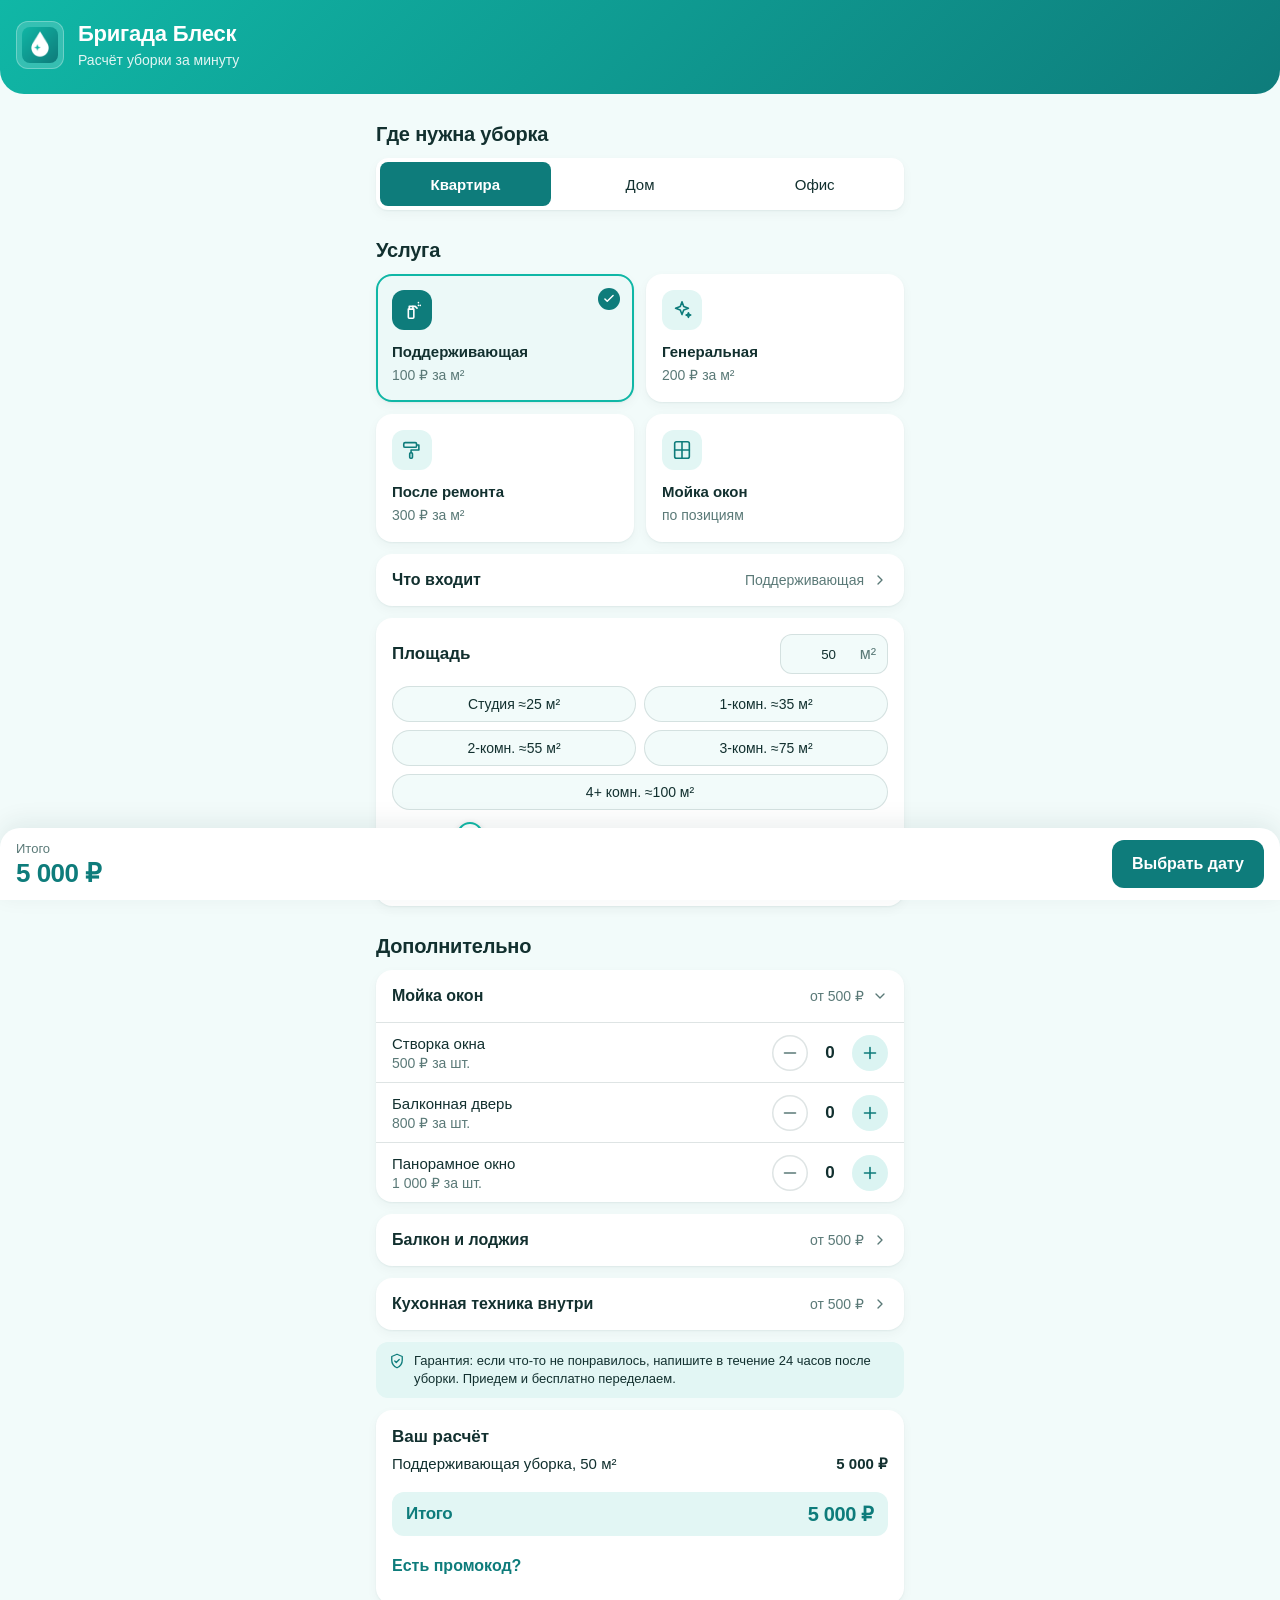
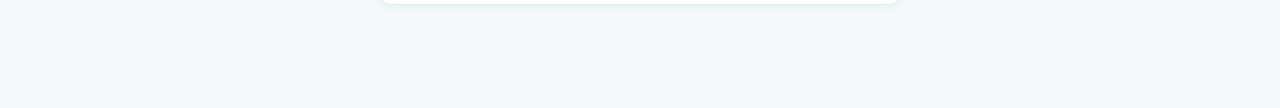
<file: index.html>
<!doctype html>
<html lang="ru">
<head>
  <meta charset="utf-8">
  <meta name="viewport" content="width=device-width, initial-scale=1, viewport-fit=cover">
  <title>Бригада Блеск · расчёт уборки</title>
  <meta name="description" content="Мини-приложение Telegram: расчёт стоимости уборки за минуту. Демо бота записи на услуги.">
  <link rel="icon" href="assets/logo.png">
  <link rel="stylesheet" href="styles.css">
  <script src="https://telegram.org/js/telegram-web-app.js"></script>
</head>
<body>
  <header class="hero">
    <div class="logo-plate"><img src="assets/logo.png" alt=""></div>
    <div>
      <h1 id="bizName">Бригада Блеск</h1>
      <p>Расчёт уборки за минуту</p>
    </div>
  </header>

  <main>
    <h2>Где нужна уборка</h2>
    <div class="segmented" id="rooms"></div>

    <h2>Услуга</h2>
    <div class="services" id="services"></div>
    <details class="about" id="serviceInfo" hidden>
      <summary><span class="title">Что входит</span><span class="svc" id="serviceInfoName"></span><svg class="chev" width="16" height="16" viewBox="0 0 24 24" fill="none" stroke="currentColor" stroke-width="2" stroke-linecap="round" stroke-linejoin="round"><path d="m9 18 6-6-6-6"/></svg></summary>
      <div class="about-body" id="serviceInfoBody"></div>
    </details>

    <section id="areaBlock" class="card">
      <div class="row">
        <h2 class="inline">Площадь</h2>
        <label class="area-input"><input id="areaNum" type="number" inputmode="numeric" min="1" max="2000" value="50" aria-label="Площадь, м²"><span class="unit">м²</span></label>
      </div>
      <div class="chips" id="areaPresets" role="group" aria-label="Примерная площадь" hidden></div>
      <input id="areaRange" type="range" min="10" max="300" step="5" value="50" aria-label="Площадь">
      <div class="range-labels"><span>10</span><span>300+</span></div>
      <p class="muted small" id="areaHint"></p>
    </section>

    <section id="addonsBlock">
      <h2 id="addonsTitle">Дополнительно</h2>
      <div id="addons"></div>
    </section>

    <p class="guarantee" id="guarantee" hidden></p>

    <section class="card" id="summaryCard">
      <div id="breakdown"></div>
      <button class="promo-link" id="promoLink" type="button">Есть промокод?</button>
      <div class="promo-box" id="promoBox" hidden>
        <input id="promo" type="text" maxlength="32" placeholder="Введите промокод" autocomplete="off" aria-label="Промокод">
        <p class="muted small">Скидка появится в чеке, когда бот подтвердит расчёт.</p>
      </div>
    </section>
  </main>

  <footer class="bar">
    <div>
      <div class="muted small">Итого</div>
      <div class="total" id="total">0 ₽</div>
      <div class="muted small" id="minHint" hidden></div>
    </div>
    <button id="fallbackBtn" class="primary" hidden>Выбрать дату</button>
  </footer>

  <script type="module" src="app.js"></script>
</body>
</html>
</file>
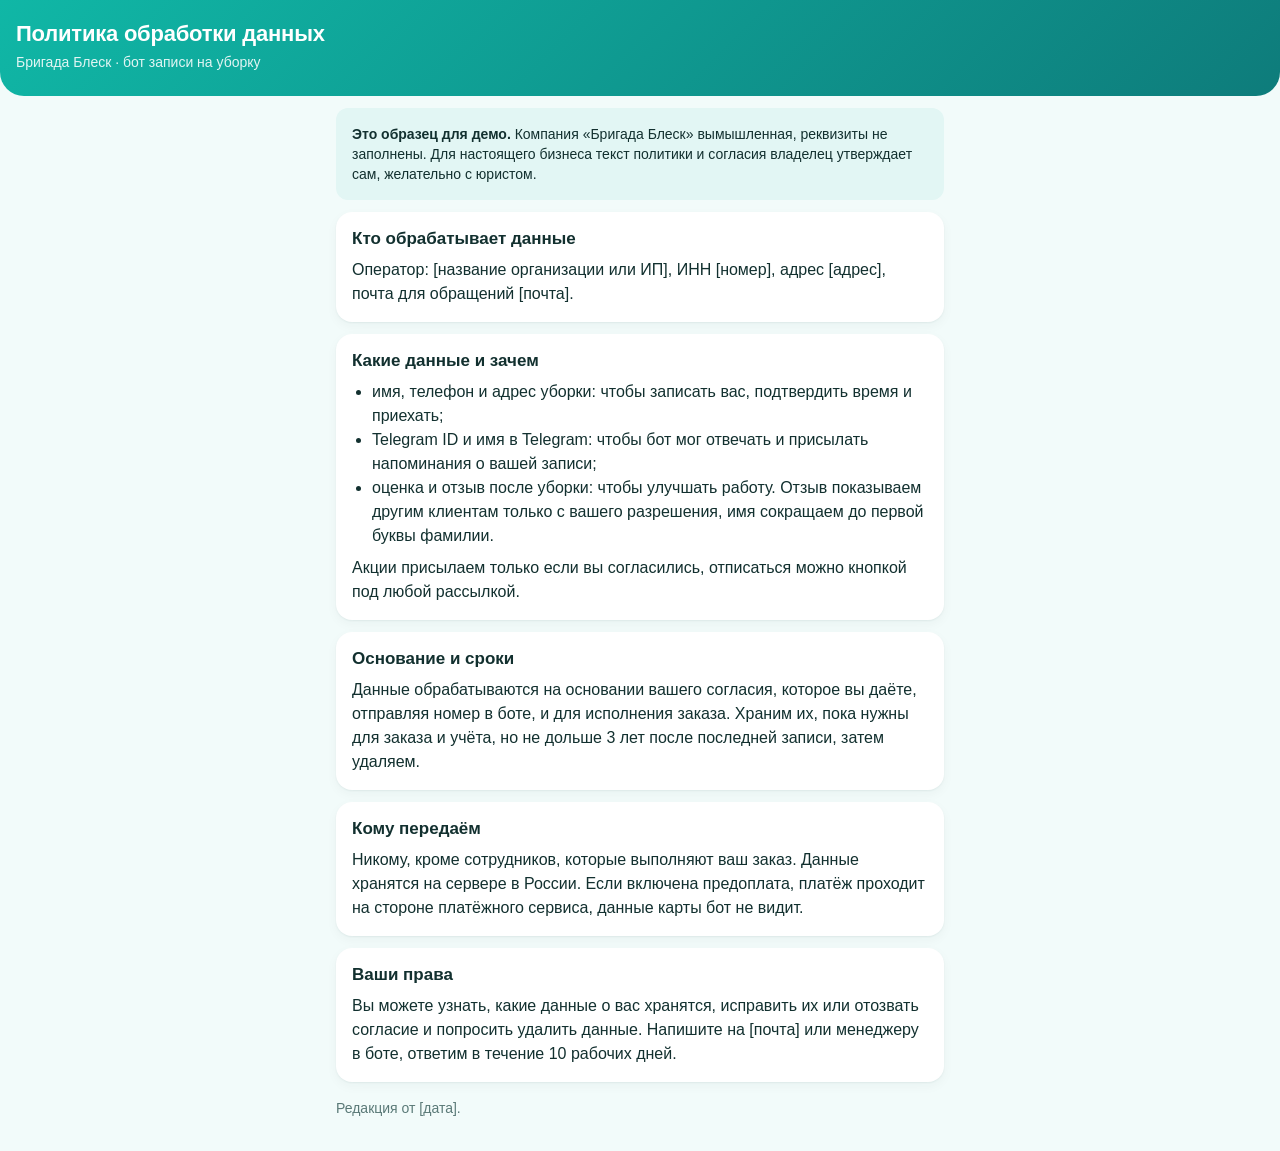
<file: privacy.html>
<!doctype html>
<html lang="ru">
<head>
  <meta charset="utf-8">
  <meta name="viewport" content="width=device-width, initial-scale=1, viewport-fit=cover">
  <title>Политика обработки данных</title>
  <meta name="description" content="Образец политики обработки персональных данных для демо-бота записи «Бригада Блеск». Компания вымышленная.">
  <link rel="icon" href="assets/logo.png">
  <style>
    /* Те же токены, что в styles.css мини-приложения, без зависимости от темы Telegram. */
    :root {
      --accent: #10B7A6; --brand-dark: #0E7C7B; --accent-ink: var(--brand-dark);
      --bg: #F2FBFA; --card: #FFFFFF; --text: #12302F; --hint: #5A7977;
      --gutter: 16px; --card-pad: 16px; --gap: 12px; --r-lg: 16px; --r-md: 12px;
      --shadow: 0 1px 2px rgba(18, 48, 47, .06), 0 4px 12px rgba(18, 48, 47, .04);
      color-scheme: light dark;
    }
    @media (prefers-color-scheme: dark) {
      :root:not([data-theme="light"]) {
        --bg: #0F1F1E; --card: #17302E; --text: #E6F4F2; --hint: #93B5B1;
        --accent-ink: color-mix(in srgb, var(--accent) 70%, #fff); --shadow: none;
      }
    }
    * { box-sizing: border-box; }
    html, body { overflow-x: clip; }
    body {
      margin: 0; background: var(--bg); color: var(--text);
      font: 16px/1.5 -apple-system, BlinkMacSystemFont, "SF Pro Text", "Segoe UI", Roboto, "Helvetica Neue", Arial, sans-serif;
      -webkit-font-smoothing: antialiased; padding-bottom: 32px;
    }
    .hero {
      padding: 20px var(--gutter) 24px; color: #fff; border-radius: 0 0 24px 24px;
      background: linear-gradient(135deg, var(--accent), var(--brand-dark));
    }
    .hero h1 { font-size: 22px; line-height: 28px; margin: 0; letter-spacing: -0.01em; }
    .hero p { margin: 4px 0 0; font-size: 14px; line-height: 20px; color: rgba(255, 255, 255, .88); }
    main { padding: 0 var(--gutter); max-width: 640px; margin: 0 auto; }
    .note {
      margin-top: var(--gap); padding: var(--card-pad); border-radius: var(--r-md);
      background: color-mix(in srgb, var(--accent) 12%, var(--card)); font-size: 14px; line-height: 20px;
    }
    .card { background: var(--card); border-radius: var(--r-lg); padding: var(--card-pad); margin-top: var(--gap); box-shadow: var(--shadow); }
    h2 { font-size: 17px; line-height: 22px; margin: 0 0 8px; }
    p, ul { margin: 0 0 8px; }
    p:last-child, ul:last-child { margin-bottom: 0; }
    ul { padding-left: 20px; }
    a { color: var(--accent-ink); }
    .muted { color: var(--hint); font-size: 14px; }
  </style>
</head>
<body>
  <header class="hero">
    <h1>Политика обработки данных</h1>
    <p>Бригада Блеск · бот записи на уборку</p>
  </header>

  <main>
    <div class="note">
      <b>Это образец для демо.</b> Компания «Бригада Блеск» вымышленная, реквизиты не заполнены.
      Для настоящего бизнеса текст политики и согласия владелец утверждает сам, желательно с юристом.
    </div>

    <section class="card">
      <h2>Кто обрабатывает данные</h2>
      <p>Оператор: [название организации или ИП], ИНН [номер], адрес [адрес], почта для обращений [почта].</p>
    </section>

    <section class="card">
      <h2>Какие данные и зачем</h2>
      <ul>
        <li>имя, телефон и адрес уборки: чтобы записать вас, подтвердить время и приехать;</li>
        <li>Telegram ID и имя в Telegram: чтобы бот мог отвечать и присылать напоминания о вашей записи;</li>
        <li>оценка и отзыв после уборки: чтобы улучшать работу. Отзыв показываем другим клиентам только с вашего разрешения, имя сокращаем до первой буквы фамилии.</li>
      </ul>
      <p>Акции присылаем только если вы согласились, отписаться можно кнопкой под любой рассылкой.</p>
    </section>

    <section class="card">
      <h2>Основание и сроки</h2>
      <p>Данные обрабатываются на основании вашего согласия, которое вы даёте, отправляя номер в боте, и для исполнения заказа. Храним их, пока нужны для заказа и учёта, но не дольше 3 лет после последней записи, затем удаляем.</p>
    </section>

    <section class="card">
      <h2>Кому передаём</h2>
      <p>Никому, кроме сотрудников, которые выполняют ваш заказ. Данные хранятся на сервере в России. Если включена предоплата, платёж проходит на стороне платёжного сервиса, данные карты бот не видит.</p>
    </section>

    <section class="card">
      <h2>Ваши права</h2>
      <p>Вы можете узнать, какие данные о вас хранятся, исправить их или отозвать согласие и попросить удалить данные. Напишите на [почта] или менеджеру в боте, ответим в течение 10 рабочих дней.</p>
    </section>

    <p class="muted" style="margin-top: 16px;">Редакция от [дата].</p>
  </main>
</body>
</html>
</file>
<file: styles.css>
/* Бригада Блеск · мини-приложение. Единая система: отступы 4/8, радиусы 8/12/16, цвета из темы Telegram + бренд.
   --accent: светлая бирюза для рамок, ползунка, иконок. --brand-dark: заливка под белым текстом (контраст 5:1).
   --accent-ink: цвет акцентного текста, в тёмной теме светлее, чтобы читался на тёмном фоне. */
:root {
  --accent: #10B7A6;
  --brand-dark: #0E7C7B;
  --accent-ink: var(--brand-dark);
  --bg: var(--tg-theme-bg-color, #F2FBFA);
  --card: var(--tg-theme-secondary-bg-color, #FFFFFF);
  --text: var(--tg-theme-text-color, #12302F);
  --hint: var(--tg-theme-hint-color, #5A7977);
  --line: color-mix(in srgb, var(--hint) 20%, transparent);
  --tint: color-mix(in srgb, var(--accent) 12%, var(--card));

  --gutter: 16px;   /* поля экрана */
  --card-pad: 16px; /* внутри карточек */
  --gap: 12px;      /* между карточками */
  --section: 28px;  /* между секциями */
  --r-lg: 16px; --r-md: 12px; --r-sm: 8px; --r-pill: 999px;
  --shadow: 0 1px 2px rgba(18, 48, 47, .06), 0 4px 12px rgba(18, 48, 47, .04);
  color-scheme: light dark;
}
:root[data-theme=dark] { --accent-ink: color-mix(in srgb, var(--accent) 70%, #fff); --shadow: none; }
:root[data-theme=dark]:not([data-tg]) { --bg: #0F1F1E; --card: #17302E; --text: #E6F4F2; --hint: #93B5B1; }

* { box-sizing: border-box; }
[hidden] { display: none !important; } /* иначе display: flex у чипов и гарантии перебивает hidden */
html, body { overflow-x: clip; }
body {
  margin: 0; background: var(--bg); color: var(--text);
  font: 16px/1.4 -apple-system, BlinkMacSystemFont, "SF Pro Text", "Segoe UI", Roboto, "Helvetica Neue", Arial, sans-serif;
  -webkit-font-smoothing: antialiased;
  padding-bottom: calc(104px + env(safe-area-inset-bottom));
}
:root[data-tg] body { padding-bottom: 24px; }
main { padding: 0 var(--gutter); max-width: 560px; margin: 0 auto; }
button { font: inherit; cursor: pointer; -webkit-tap-highlight-color: transparent; }
svg { display: block; }

/* ---------- шапка ---------- */
.hero {
  display: flex; gap: 14px; align-items: center; padding: 20px var(--gutter) 24px;
  background: linear-gradient(135deg, var(--accent), var(--brand-dark)); color: #fff;
  border-radius: 0 0 24px 24px;
}
.hero h1 { font-size: 22px; line-height: 28px; font-weight: 700; letter-spacing: -0.01em; margin: 0; }
.hero p { margin: 2px 0 0; font-size: 14px; line-height: 20px; color: rgba(255, 255, 255, .88); }
.logo-plate {
  width: 48px; height: 48px; padding: 6px; border-radius: var(--r-md); flex: none;
  background: rgba(255, 255, 255, .16); box-shadow: inset 0 0 0 1px rgba(255, 255, 255, .28);
}
.logo-plate img { width: 100%; height: 100%; border-radius: 8px; display: block; }

/* ---------- заголовки и карточки ---------- */
h2 { font-size: 20px; line-height: 24px; font-weight: 700; letter-spacing: -0.01em; margin: var(--section) 0 var(--gap); }
h2.inline { font-size: 17px; line-height: 22px; font-weight: 600; margin: 0; letter-spacing: 0; }
.muted { color: var(--hint); }
.small { font-size: 13px; line-height: 18px; }
.card { background: var(--card); border-radius: var(--r-lg); padding: var(--card-pad); margin-top: var(--gap); box-shadow: var(--shadow); }
:root[data-theme=dark] .card, :root[data-theme=dark] .service, :root[data-theme=dark] details.group, :root[data-theme=dark] .segmented,
:root[data-theme=dark] details.about {
  border: 1px solid var(--line);
}
.row { display: flex; justify-content: space-between; align-items: center; gap: var(--gap); }

/* ---------- помещение ---------- */
.segmented { display: flex; background: var(--card); border-radius: var(--r-md); padding: 4px; gap: 4px; box-shadow: var(--shadow); }
.segmented button {
  flex: 1; min-height: 44px; border: 0; background: transparent; color: var(--text);
  border-radius: var(--r-sm); font-size: 15px; font-weight: 500;
}
.segmented button.on { background: var(--brand-dark); color: #fff; font-weight: 600; }

/* ---------- услуги ---------- */
.services { display: grid; grid-template-columns: repeat(2, minmax(0, 1fr)); gap: var(--gap); }
.service {
  position: relative; text-align: left; border: 2px solid transparent; background: var(--card); color: var(--text);
  border-radius: var(--r-lg); padding: 14px 14px 16px; min-height: 124px; box-shadow: var(--shadow);
  display: flex; flex-direction: column; align-items: flex-start;
}
.service .icon {
  width: 40px; height: 40px; border-radius: var(--r-md); display: grid; place-items: center;
  background: var(--tint); color: var(--accent-ink); margin-bottom: 12px;
}
.service .name { font-weight: 600; font-size: 15px; line-height: 20px; overflow-wrap: anywhere; hyphens: auto; }
.service .price { color: var(--hint); font-size: 14px; line-height: 18px; margin-top: 4px; }
.service.on { border-color: var(--accent); background: color-mix(in srgb, var(--accent) 8%, var(--card)); }
.service.on .icon { background: var(--brand-dark); color: #fff; }
.service .check {
  position: absolute; top: 12px; right: 12px; width: 22px; height: 22px; border-radius: 50%;
  background: var(--brand-dark); color: #fff; display: none; place-items: center;
}
.service.on .check { display: grid; }
@media (max-width: 359px) {
  .service { padding: 12px 10px 14px; min-height: 116px; }
  .service .name { font-size: 14px; }
}

/* ---------- что входит в выбранную услугу ---------- */
details.about { background: var(--card); border-radius: var(--r-lg); margin-top: var(--gap); box-shadow: var(--shadow); overflow: hidden; }
details.about summary {
  list-style: none; min-height: 52px; padding: 0 var(--card-pad); display: flex; align-items: center; gap: 8px;
  font-size: 16px; line-height: 22px; font-weight: 600; cursor: pointer;
}
details.about summary::-webkit-details-marker { display: none; }
details.about summary .title { flex: none; }
details.about summary .svc {
  flex: 1; min-width: 0; color: var(--hint); font-size: 14px; font-weight: 400; text-align: right;
  white-space: nowrap; overflow: hidden; text-overflow: ellipsis;
}
details.about summary .chev { color: var(--hint); flex: none; transition: transform .2s; }
details.about[open] summary .chev { transform: rotate(90deg); }
.about-body { padding: 4px var(--card-pad) var(--card-pad); border-top: 1px solid var(--line); }
.about-body p { margin: 8px 0 0; font-size: 15px; line-height: 20px; overflow-wrap: anywhere; }
.about-body b { display: block; font-size: 13px; line-height: 18px; font-weight: 600; color: var(--hint); margin-bottom: 2px; }
.about-body .duration { display: flex; gap: 8px; align-items: flex-start; color: var(--accent-ink); font-weight: 500; }
.about-body .duration svg { flex: none; margin-top: 1px; }

/* ---------- площадь ---------- */
.area-input { position: relative; display: block; }
.area-input input {
  width: 108px; height: 40px; padding: 0 36px 0 12px; text-align: right; font: 600 17px/1 inherit;
  color: var(--text); background: var(--bg); border: 1px solid var(--line); border-radius: var(--r-md);
}
.area-input .unit { position: absolute; right: 12px; top: 50%; transform: translateY(-50%); color: var(--hint); pointer-events: none; }
input[type=range] {
  -webkit-appearance: none; appearance: none; width: 100%; height: 6px; border-radius: var(--r-pill); margin: 22px 0 8px;
  background: linear-gradient(to right, var(--accent) var(--p, 15%), color-mix(in srgb, var(--hint) 25%, transparent) var(--p, 15%));
}
input[type=range]::-webkit-slider-thumb {
  -webkit-appearance: none; width: 26px; height: 26px; border-radius: 50%; background: #fff;
  border: 2px solid var(--accent); box-shadow: 0 2px 6px rgba(0, 0, 0, .18);
}
input[type=range]::-moz-range-thumb {
  width: 22px; height: 22px; border-radius: 50%; background: #fff; border: 2px solid var(--accent); box-shadow: 0 2px 6px rgba(0, 0, 0, .18);
}
/* Два столбца, как у карточек услуг: на 320 px ничего не вылезает; нечётный последний чип на всю ширину. */
.chips { display: grid; grid-template-columns: repeat(2, minmax(0, 1fr)); gap: 8px; margin-top: var(--gap); }
.chips .chip:last-child:nth-child(odd) { grid-column: 1 / -1; }
.chip {
  position: relative; min-height: 36px; padding: 4px 8px; border-radius: var(--r-pill); min-width: 0; text-align: center;
  border: 1px solid var(--line); background: var(--bg); color: var(--text);
  font-size: 14px; line-height: 18px; font-weight: 500; overflow-wrap: anywhere;
}
.chip::before { content: ""; position: absolute; inset: -4px 0; } /* зона нажатия 44 px по высоте */
.chip.on { background: var(--brand-dark); border-color: var(--brand-dark); color: #fff; font-weight: 600; }
.range-labels { display: flex; justify-content: space-between; color: var(--hint); font-size: 13px; line-height: 18px; }
#areaHint { margin: 8px 0 0; }

/* ---------- дополнительные работы ---------- */
details.group { background: var(--card); border-radius: var(--r-lg); margin-bottom: var(--gap); overflow: hidden; box-shadow: var(--shadow); }
details.group summary {
  list-style: none; min-height: 52px; padding: 0 var(--card-pad); display: flex; align-items: center; gap: 8px;
  font-size: 16px; line-height: 22px; font-weight: 600; cursor: pointer;
}
details.group summary::-webkit-details-marker { display: none; }
details.group summary .title { flex: 1; }
details.group summary .from { color: var(--hint); font-size: 14px; font-weight: 400; }
details.group summary .count {
  color: var(--accent-ink); background: color-mix(in srgb, var(--accent) 14%, transparent);
  font-size: 13px; line-height: 18px; padding: 2px 8px; border-radius: var(--r-pill);
}
details.group summary .chev { color: var(--hint); transition: transform .2s; }
details.group[open] summary .chev { transform: rotate(90deg); }
.item {
  display: flex; align-items: center; justify-content: space-between; gap: var(--gap);
  min-height: 60px; padding: 8px var(--card-pad); border-top: 1px solid var(--line);
}
.item .iname { font-size: 15px; line-height: 20px; }
.item .price { color: var(--hint); font-size: 14px; line-height: 18px; }
.stepper { display: flex; align-items: center; gap: 8px; flex: none; }
.stepper button {
  position: relative; width: 36px; height: 36px; border-radius: 50%; border: 0; display: grid; place-items: center;
  background: color-mix(in srgb, var(--accent) 15%, var(--card)); color: var(--accent-ink);
}
.stepper button::before { content: ""; position: absolute; inset: -4px; }
.stepper button:disabled { background: transparent; box-shadow: inset 0 0 0 1.5px var(--line); color: var(--hint); cursor: default; }
.stepper .n { min-width: 28px; text-align: center; font-weight: 600; font-size: 17px; font-variant-numeric: tabular-nums; }
.m2 { position: relative; flex: none; }
.m2 input {
  width: 96px; height: 40px; padding: 0 34px 0 10px; text-align: right; font: 600 16px/1 inherit;
  color: var(--text); background: var(--bg); border: 1px solid var(--line); border-radius: var(--r-md);
}
.m2 .unit { position: absolute; right: 10px; top: 50%; transform: translateY(-50%); color: var(--hint); pointer-events: none; }

/* ---------- гарантия над расчётом ---------- */
.guarantee {
  display: flex; gap: 8px; align-items: flex-start; margin: var(--gap) 0 0; padding: 10px 12px;
  border-radius: var(--r-md); background: var(--tint); color: var(--text); font-size: 13px; line-height: 18px;
}
.guarantee svg { flex: none; color: var(--accent-ink); }
.guarantee + .card { margin-top: var(--gap); }

/* ---------- расчёт и промокод ---------- */
#breakdown .line { display: flex; justify-content: space-between; gap: var(--gap); padding: 6px 0; font-size: 15px; line-height: 20px; }
#breakdown .line span:last-child { font-weight: 600; white-space: nowrap; font-variant-numeric: tabular-nums; }
#breakdown .note { color: var(--accent-ink); }
#breakdown .line.total {
  margin-top: var(--gap); padding: 12px 14px; border-radius: var(--r-md);
  background: color-mix(in srgb, var(--accent) 12%, var(--card)); font-size: 17px; font-weight: 700;
}
#breakdown .line.total span:last-child { color: var(--accent-ink); font-size: 20px; }
#breakdown .empty { color: var(--hint); margin: 0; }
.promo-link {
  display: block; width: 100%; min-height: 44px; margin-top: 8px; padding: 0; border: 0; background: none;
  color: var(--accent-ink); font-weight: 600; text-align: left;
}
.promo-box { margin-top: 8px; }
.promo-box input {
  width: 100%; height: 44px; padding: 0 12px; font: inherit; color: var(--text); text-transform: uppercase;
  background: var(--bg); border: 1px solid var(--line); border-radius: var(--r-md);
}
.promo-box input::placeholder { text-transform: none; color: var(--hint); }
.promo-box p { margin: 6px 0 0; }

/* ---------- нижняя панель (только вне Telegram: в Telegram сумма живёт в главной кнопке) ---------- */
.bar {
  position: fixed; left: 0; right: 0; bottom: 0; display: flex; justify-content: space-between; align-items: center; gap: var(--gap);
  padding: 12px var(--gutter) calc(12px + env(safe-area-inset-bottom)); background: var(--card);
  border-radius: 20px 20px 0 0; box-shadow: 0 -6px 24px rgba(18, 48, 47, .08);
}
:root[data-tg] .bar { display: none; }
.total { font-size: 26px; line-height: 30px; font-weight: 700; letter-spacing: -0.02em; color: var(--accent-ink); font-variant-numeric: tabular-nums; }
button.primary { border: 0; border-radius: var(--r-md); background: var(--brand-dark); color: #fff; font-weight: 600; font-size: 16px; min-height: 48px; padding: 0 20px; }
button.primary:disabled { opacity: .5; }
</file>
